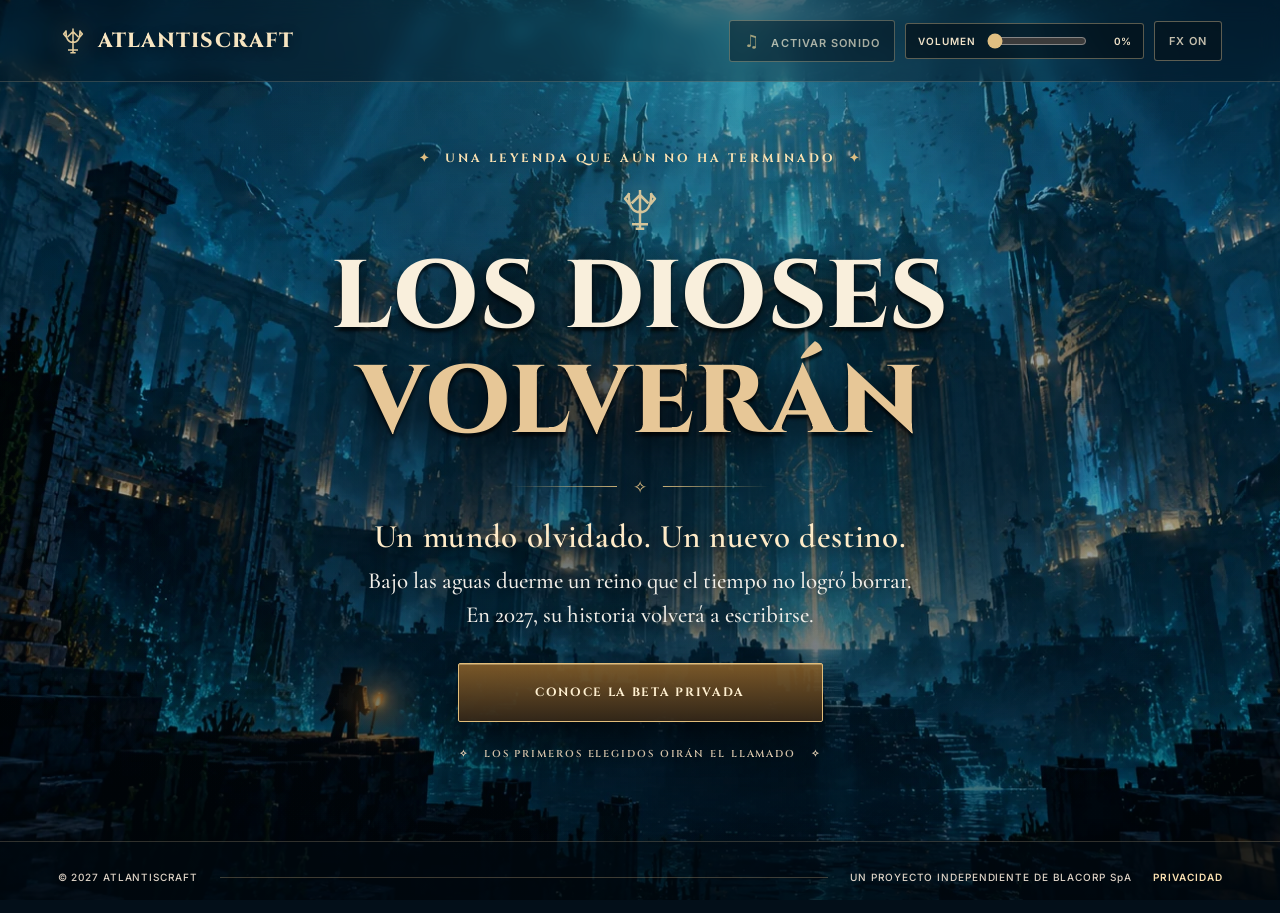
<file: index.html>
<!doctype html>
<html lang="es-CL">
<head>
  <meta charset="UTF-8">
  <meta name="viewport" content="width=device-width, initial-scale=1">
  <meta name="theme-color" content="#05131e">
  <meta name="description" content="AtlantisCraft 2027: Los dioses volverán. Descubre el llamado de la beta privada.">
  <meta name="robots" content="noindex,nofollow">
  <title>AtlantisCraft 2027 | Los dioses volverán</title>

  <link rel="icon" type="image/svg+xml" href="assets/icons/tridente.svg">
  <link rel="preconnect" href="https://fonts.googleapis.com">
  <link rel="preconnect" href="https://fonts.gstatic.com" crossorigin>
  <link href="https://fonts.googleapis.com/css2?family=Cinzel:wght@500;600;700;800&family=Cormorant+Garamond:wght@400;500;600;700&family=Inter:wght@400;500;600;700&display=swap" rel="stylesheet">
  <link rel="stylesheet" href="css/styles.css">

  <script defer src="js/config.js"></script>
  <script defer src="js/audio.js"></script>
  <script defer src="js/ambience.js"></script>
  <script defer src="js/app.js"></script>
</head>
<body>
  <!-- Escena encima del fondo oscuro del body para que la imagen siempre sea visible. -->
  <div class="scene" aria-hidden="true">
    <div class="scene-image" id="scene-image">
      <!-- Brillo colocado sobre la antorcha del personaje; acompaña la imagen. -->
      <div class="torch-effect" aria-hidden="true">
        <span class="torch-halo"></span>
        <span class="torch-flame"></span>
        <span class="torch-spark"></span>
        <span class="torch-spark torch-spark--two"></span>
        <span class="torch-spark torch-spark--three"></span>
      </div>
    </div>
    <div class="scene-overlay"></div>
    <div class="scene-light"></div>
    <div class="particles" id="particles"></div>
  </div>

  <div class="page-shell">
    <header class="topbar">
      <a class="brand" href="index.html" aria-label="AtlantisCraft: ir al inicio">
        <img class="brand-symbol" src="assets/icons/tridente.svg" alt="" width="30" height="30">
        <span>ATLANTISCRAFT</span>
      </a>

      <div class="audio-controls" aria-label="Controles de audio">
        <button id="music-toggle" class="icon-button" type="button" aria-label="Activar sonido ambiental" aria-pressed="false">
          <span class="music-icon" aria-hidden="true">♫</span>
          <span id="music-label">ACTIVAR SONIDO</span>
        </button>
        <div class="volume-control">
          <label for="audio-volume">VOLUMEN</label>
          <input id="audio-volume" type="range" min="0" max="100" step="5" value="60" aria-label="Volumen de la música y los efectos">
          <output class="volume-value" id="volume-label" for="audio-volume">60%</output>
        </div>
        <button id="fx-toggle" class="icon-button icon-button--quiet" type="button" aria-pressed="true" aria-label="Desactivar efectos de interfaz">
          FX <span id="fx-label">ON</span>
        </button>
      </div>
    </header>

    <main class="hero" id="inicio">
      <div class="hero-content">
        <p class="eyebrow"><span aria-hidden="true">✦</span> UNA LEYENDA QUE AÚN NO HA TERMINADO <span aria-hidden="true">✦</span></p>
        <img class="hero-emblem" src="assets/icons/tridente.svg" alt="" width="49" height="49">
        <h1 aria-label="LOS DIOSES VOLVERÁN">
          <span class="hero-title-line">LOS DIOSES</span>
          <span class="hero-title-line hero-title-line--gold">VOLVERÁN</span>
        </h1>
        <div class="hero-divider" aria-hidden="true"><i></i><span>✧</span><i></i></div>
        <p class="hero-lead">Un mundo olvidado. Un nuevo destino.</p>
        <p class="hero-subtitle">Bajo las aguas duerme un reino que el tiempo no logró borrar.<br class="desktop-break"> En 2027, su historia volverá a escribirse.</p>

        <div class="hero-actions">
          <button id="open-beta" class="primary-button" type="button">
            <span class="button-glow" aria-hidden="true"></span>
            <span class="button-content">CONOCE LA BETA PRIVADA</span>
          </button>
        </div>
        <p class="hero-note">✧ &nbsp; LOS PRIMEROS ELEGIDOS OIRÁN EL LLAMADO &nbsp; ✧</p>
      </div>
    </main>

    <footer class="footer">
      <span>© 2027 ATLANTISCRAFT</span>
      <span class="footer-rule" aria-hidden="true"></span>
      <span>UN PROYECTO INDEPENDIENTE DE BLACORP SpA</span>
      <a href="privacidad.html">PRIVACIDAD</a>
    </footer>
  </div>

  <dialog id="beta-modal" aria-labelledby="beta-title" aria-describedby="beta-description">
    <div class="modal-inner">
      <button id="close-beta" class="modal-close" type="button" aria-label="Cerrar ventana">×</button>
      <img class="modal-emblem" src="assets/icons/tridente.svg" alt="" width="42" height="42">
      <p class="modal-kicker">ATLANTISCRAFT · ACCESO ANTICIPADO</p>
      <h2 id="beta-title">El llamado de Atlantis</h2>
      <p id="beta-description" class="modal-description">Los antiguos reinos despiertan. Solicita una invitación a la beta privada y sé parte del comienzo de la leyenda.</p>

      <div id="preview-notice" class="notice" role="status">
        Vista previa: las inscripciones todavía no están habilitadas. Puedes explorar el formulario, pero no se enviarán datos.
      </div>

      <form id="beta-form" novalidate>
        <div class="form-field">
          <label for="minecraft-name">USUARIO DE MINECRAFT JAVA</label>
          <input id="minecraft-name" name="minecraft_username" type="text" required minlength="3" maxlength="16" pattern="[A-Za-z0-9_]{3,16}" autocomplete="off" placeholder="Ejemplo: Atlante2027">
          <small>Entre 3 y 16 caracteres; letras, números y guion bajo.</small>
        </div>

        <div class="form-field">
          <label for="email">CORREO ELECTRÓNICO</label>
          <input id="email" name="email" type="email" required maxlength="254" autocomplete="email" placeholder="tucorreo@ejemplo.com">
        </div>

        <div class="check-row">
          <input id="privacy" name="privacy_accepted" type="checkbox" required>
          <label for="privacy">Confirmo que tengo al menos 14 años y que he leído y acepto la <a href="privacidad.html" target="_blank" rel="noopener noreferrer">política de privacidad</a>. Si soy menor de 18 años, informaré a mi madre, padre o tutor antes de participar en la beta.</label>
        </div>

        <div id="turnstile-container" class="turnstile-container" aria-label="Verificación de seguridad"></div>
        <p id="form-message" class="form-message" role="status" aria-live="polite"></p>
        <button id="submit-beta" class="submit-button" type="submit" disabled>ENVIAR SOLICITUD</button>
      </form>
      <p class="modal-footer">¿Consultas? <a href="mailto:Atlantiscraftcl@gmail.com">Atlantiscraftcl@gmail.com</a></p>
    </div>
  </dialog>

  <audio id="ambient-audio" src="assets/audio/ambient-atlantis.ogg" preload="none" loop></audio>
</body>
</html>
</file>
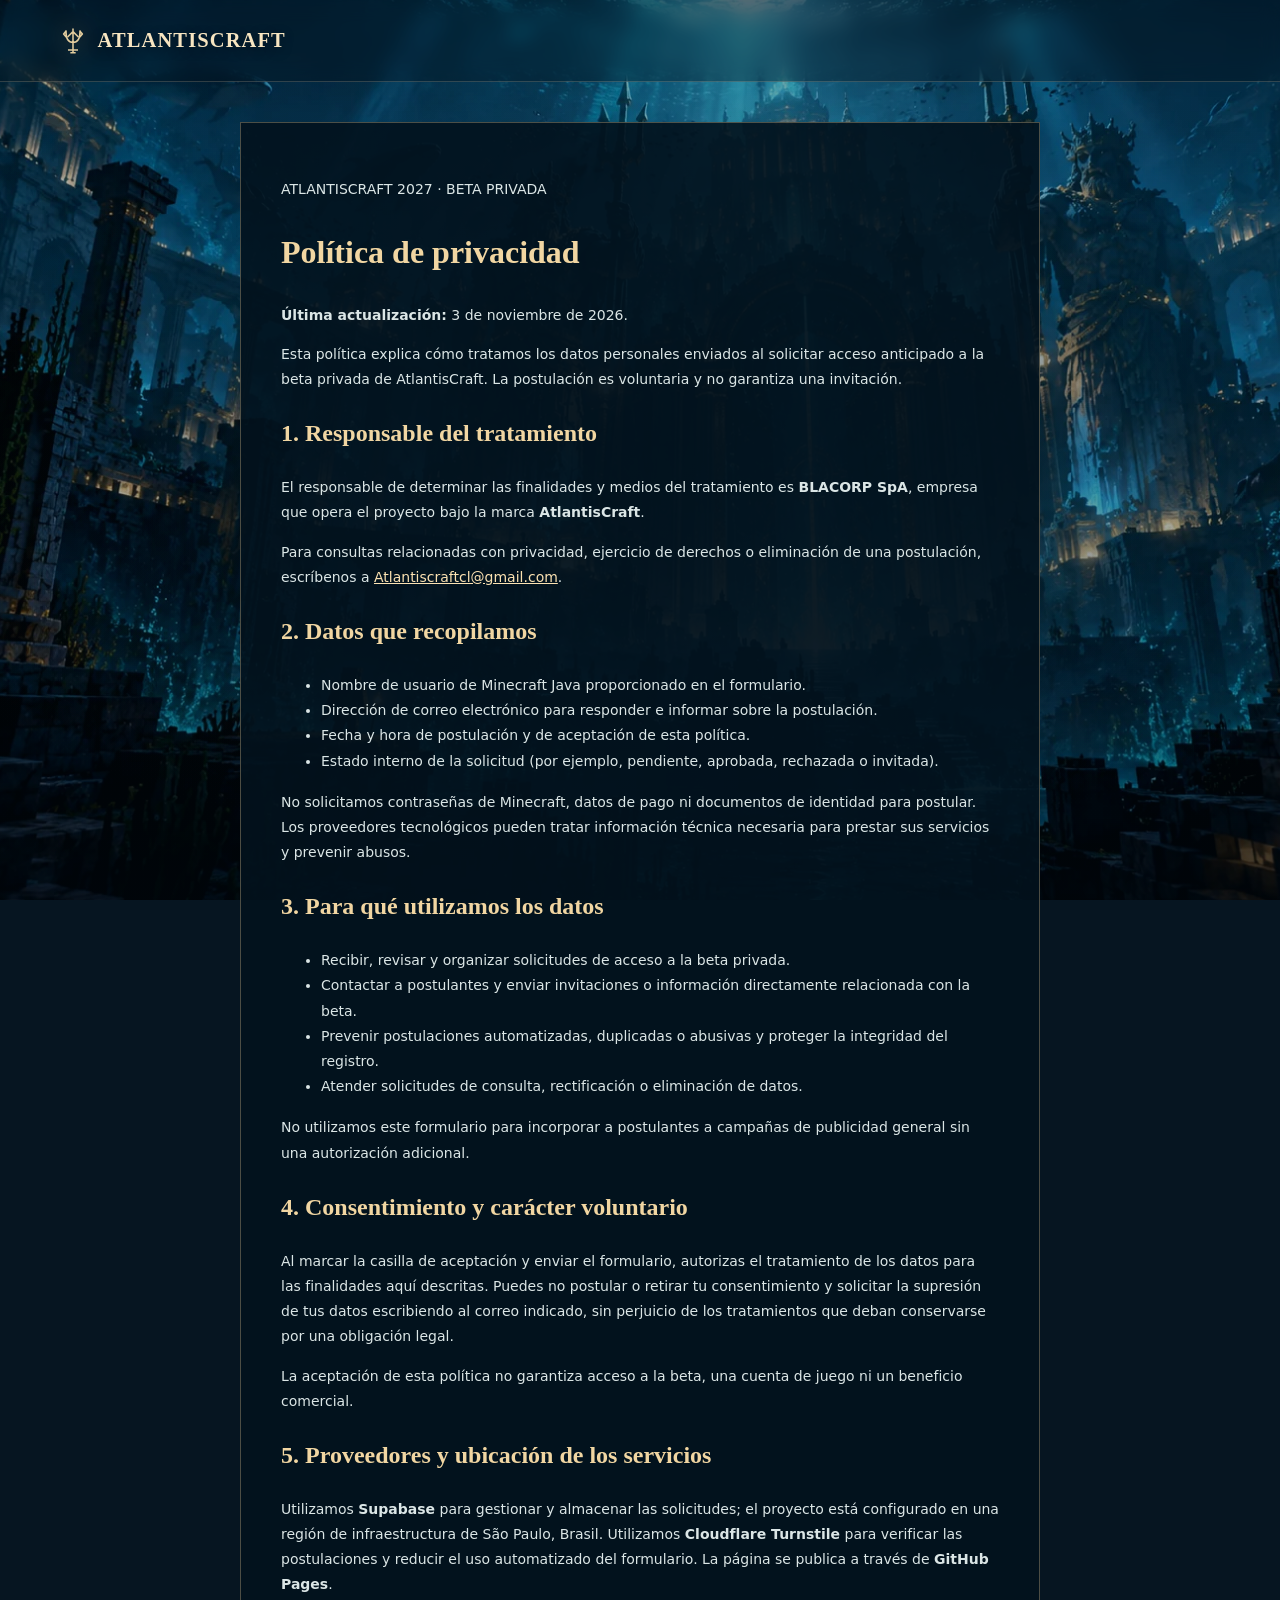
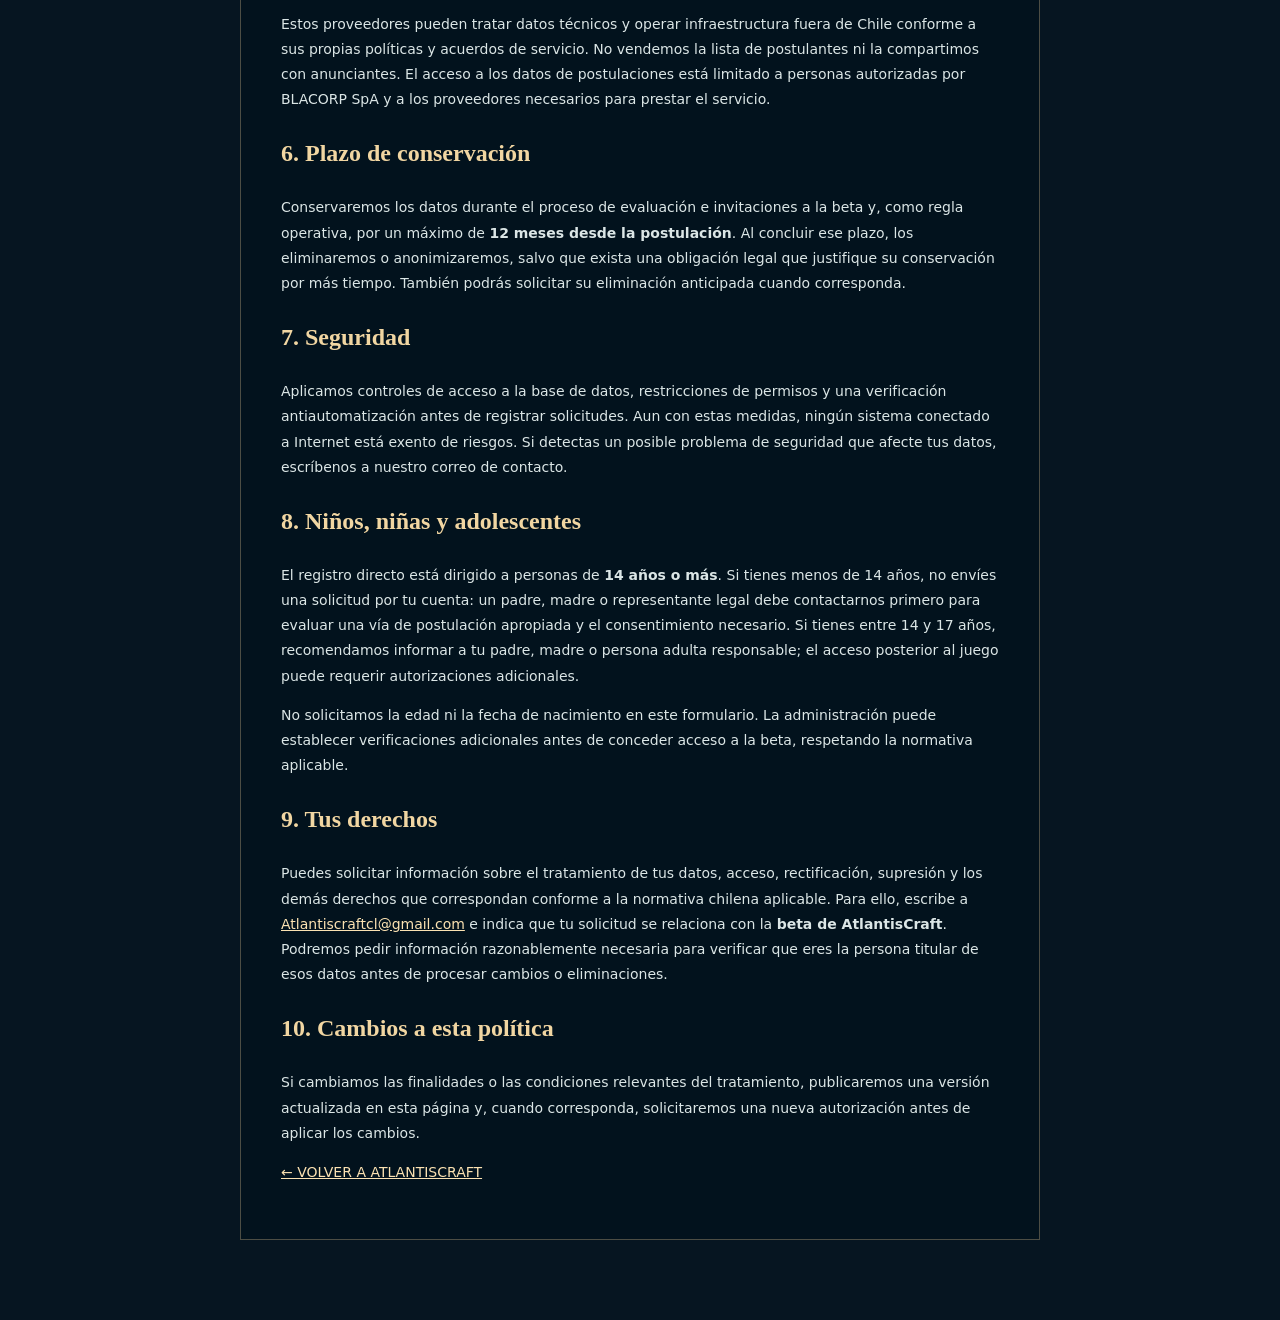
<file: privacidad.html>
<!doctype html>
<html lang="es-CL">
<head>
  <meta charset="UTF-8">
  <meta name="viewport" content="width=device-width, initial-scale=1">
  <meta name="robots" content="noindex,nofollow">
  <meta name="description" content="Política de privacidad para las postulaciones a la beta privada de AtlantisCraft 2027, administrada por BLACORP SpA.">
  <meta name="theme-color" content="#05131e">
  <title>Política de privacidad | AtlantisCraft 2027</title>
  <link rel="icon" type="image/svg+xml" href="assets/icons/tridente.svg">
  <link rel="stylesheet" href="css/styles.css">
</head>
<body>
  <div class="scene" aria-hidden="true">
    <div class="scene-image"></div>
    <div class="scene-overlay"></div>
  </div>
  <header class="topbar" style="position:relative;z-index:1">
    <a class="brand" href="index.html" aria-label="AtlantisCraft: volver al inicio">
      <img class="brand-symbol" src="assets/icons/tridente.svg" width="30" height="30" alt="">
      <span>ATLANTISCRAFT</span>
    </a>
  </header>
  <main class="privacy-page">
    <p>ATLANTISCRAFT 2027 · BETA PRIVADA</p>
    <h1>Política de privacidad</h1>
    <p><strong>Última actualización:</strong> 3 de noviembre de 2026.</p>
    <p>Esta política explica cómo tratamos los datos personales enviados al solicitar acceso anticipado a la beta privada de AtlantisCraft. La postulación es voluntaria y no garantiza una invitación.</p>

    <h2>1. Responsable del tratamiento</h2>
    <p>El responsable de determinar las finalidades y medios del tratamiento es <strong>BLACORP SpA</strong>, empresa que opera el proyecto bajo la marca <strong>AtlantisCraft</strong>.</p>
    <p>Para consultas relacionadas con privacidad, ejercicio de derechos o eliminación de una postulación, escríbenos a <a href="mailto:Atlantiscraftcl@gmail.com">Atlantiscraftcl@gmail.com</a>.</p>

    <h2>2. Datos que recopilamos</h2>
    <ul>
      <li>Nombre de usuario de Minecraft Java proporcionado en el formulario.</li>
      <li>Dirección de correo electrónico para responder e informar sobre la postulación.</li>
      <li>Fecha y hora de postulación y de aceptación de esta política.</li>
      <li>Estado interno de la solicitud (por ejemplo, pendiente, aprobada, rechazada o invitada).</li>
    </ul>
    <p>No solicitamos contraseñas de Minecraft, datos de pago ni documentos de identidad para postular. Los proveedores tecnológicos pueden tratar información técnica necesaria para prestar sus servicios y prevenir abusos.</p>

    <h2>3. Para qué utilizamos los datos</h2>
    <ul>
      <li>Recibir, revisar y organizar solicitudes de acceso a la beta privada.</li>
      <li>Contactar a postulantes y enviar invitaciones o información directamente relacionada con la beta.</li>
      <li>Prevenir postulaciones automatizadas, duplicadas o abusivas y proteger la integridad del registro.</li>
      <li>Atender solicitudes de consulta, rectificación o eliminación de datos.</li>
    </ul>
    <p>No utilizamos este formulario para incorporar a postulantes a campañas de publicidad general sin una autorización adicional.</p>

    <h2>4. Consentimiento y carácter voluntario</h2>
    <p>Al marcar la casilla de aceptación y enviar el formulario, autorizas el tratamiento de los datos para las finalidades aquí descritas. Puedes no postular o retirar tu consentimiento y solicitar la supresión de tus datos escribiendo al correo indicado, sin perjuicio de los tratamientos que deban conservarse por una obligación legal.</p>
    <p>La aceptación de esta política no garantiza acceso a la beta, una cuenta de juego ni un beneficio comercial.</p>

    <h2>5. Proveedores y ubicación de los servicios</h2>
    <p>Utilizamos <strong>Supabase</strong> para gestionar y almacenar las solicitudes; el proyecto está configurado en una región de infraestructura de São Paulo, Brasil. Utilizamos <strong>Cloudflare Turnstile</strong> para verificar las postulaciones y reducir el uso automatizado del formulario. La página se publica a través de <strong>GitHub Pages</strong>.</p>
    <p>Estos proveedores pueden tratar datos técnicos y operar infraestructura fuera de Chile conforme a sus propias políticas y acuerdos de servicio. No vendemos la lista de postulantes ni la compartimos con anunciantes. El acceso a los datos de postulaciones está limitado a personas autorizadas por BLACORP SpA y a los proveedores necesarios para prestar el servicio.</p>

    <h2>6. Plazo de conservación</h2>
    <p>Conservaremos los datos durante el proceso de evaluación e invitaciones a la beta y, como regla operativa, por un máximo de <strong>12 meses desde la postulación</strong>. Al concluir ese plazo, los eliminaremos o anonimizaremos, salvo que exista una obligación legal que justifique su conservación por más tiempo. También podrás solicitar su eliminación anticipada cuando corresponda.</p>

    <h2>7. Seguridad</h2>
    <p>Aplicamos controles de acceso a la base de datos, restricciones de permisos y una verificación antiautomatización antes de registrar solicitudes. Aun con estas medidas, ningún sistema conectado a Internet está exento de riesgos. Si detectas un posible problema de seguridad que afecte tus datos, escríbenos a nuestro correo de contacto.</p>

    <h2>8. Niños, niñas y adolescentes</h2>
    <p>El registro directo está dirigido a personas de <strong>14 años o más</strong>. Si tienes menos de 14 años, no envíes una solicitud por tu cuenta: un padre, madre o representante legal debe contactarnos primero para evaluar una vía de postulación apropiada y el consentimiento necesario. Si tienes entre 14 y 17 años, recomendamos informar a tu padre, madre o persona adulta responsable; el acceso posterior al juego puede requerir autorizaciones adicionales.</p>
    <p>No solicitamos la edad ni la fecha de nacimiento en este formulario. La administración puede establecer verificaciones adicionales antes de conceder acceso a la beta, respetando la normativa aplicable.</p>

    <h2>9. Tus derechos</h2>
    <p>Puedes solicitar información sobre el tratamiento de tus datos, acceso, rectificación, supresión y los demás derechos que correspondan conforme a la normativa chilena aplicable. Para ello, escribe a <a href="mailto:Atlantiscraftcl@gmail.com">Atlantiscraftcl@gmail.com</a> e indica que tu solicitud se relaciona con la <strong>beta de AtlantisCraft</strong>. Podremos pedir información razonablemente necesaria para verificar que eres la persona titular de esos datos antes de procesar cambios o eliminaciones.</p>

    <h2>10. Cambios a esta política</h2>
    <p>Si cambiamos las finalidades o las condiciones relevantes del tratamiento, publicaremos una versión actualizada en esta página y, cuando corresponda, solicitaremos una nueva autorización antes de aplicar los cambios.</p>

    <p><a href="index.html">← VOLVER A ATLANTISCRAFT</a></p>
  </main>
</body>
</html>
</file>
<file: css/styles.css>
/* ================================================================
   ATLANTISCRAFT — BETA V9
   Secciones: base / escena / navegación / héroe / modal / responsive
   ================================================================ */

:root {
  color-scheme: dark;
  --ink: #f6f1e7;
  --muted: #d0dce1;
  --gold: #e0bf82;
  --gold-light: #fbe2b2;
  --gold-dark: #826139;
  --panel: #091c28;
  --line: rgba(232, 202, 150, 0.32);
  --heading-font: "Cinzel", Georgia, serif;
  --display-font: "Cormorant Garamond", Georgia, serif;
  --ui-font: "Inter", system-ui, sans-serif;
}

*,
*::before,
*::after {
  box-sizing: border-box;
}

html {
  scroll-behavior: smooth;
}

body {
  min-height: 100vh;
  margin: 0;
  color: var(--ink);
  background: #061521;
  font-family: var(--ui-font);
  overflow-x: hidden;
}

button,
input {
  font: inherit;
}

button {
  cursor: pointer;
}

button,
a {
  -webkit-tap-highlight-color: transparent;
}

button:focus-visible,
a:focus-visible,
input:focus-visible {
  outline: 2px solid var(--gold-light);
  outline-offset: 4px;
}

a {
  color: var(--gold-light);
}

a:hover {
  color: white;
}

/* ESCENA: z-index positivo, delante del background del body. */
.scene {
  position: fixed;
  inset: 0;
  z-index: 0;
  overflow: hidden;
  pointer-events: none;
  background: #061521;
}

.scene-image,
.scene-overlay,
.scene-light,
.particles {
  position: absolute;
  inset: 0;
}

/* El tamaño replica un background-size: cover de la imagen original 1672 x 941.
   El brillo de la antorcha comparte coordenadas con la ilustración y nunca se desfasa
   cuando el navegador cambia de tamaño. */
.scene-image {
  inset: auto;
  left: 50%;
  top: 50%;
  width: max(100vw, 177.68vh);
  height: max(100vh, 56.28vw);
  width: max(100vw, 177.68svh);
  height: max(100svh, 56.28vw);
  background-image: url("../assets/img/atlantis-abyss.webp");
  background-position: center;
  background-repeat: no-repeat;
  background-size: 100% 100%;
  transform: translate3d(calc(-50% + var(--parallax-x, 0px)), calc(-50% + var(--parallax-y, 0px)), 0) scale(1.035);
  animation: abyss-drift 30s ease-in-out infinite alternate;
  will-change: transform;
}

.scene-overlay {
  background:
    radial-gradient(ellipse 68% 48% at 50% 48%, rgba(2, 15, 25, 0.59), rgba(3, 15, 25, 0.18) 65%, transparent 100%),
    linear-gradient(180deg, rgba(0, 9, 17, 0.36) 0%, rgba(0, 12, 20, 0.13) 28%, rgba(1, 12, 20, 0.19) 57%, rgba(0, 7, 14, 0.67) 100%);
}

.scene-light {
  background: radial-gradient(ellipse 45% 50% at 50% -7%, rgba(82, 207, 224, 0.19), transparent 100%);
  mix-blend-mode: screen;
  animation: light-breath 9s ease-in-out infinite alternate;
}

.particles {
  overflow: hidden;
}

.particle {
  position: absolute;
  bottom: -24px;
  width: var(--size, 5px);
  height: var(--size, 5px);
  border: 1px solid rgba(191, 234, 239, 0.3);
  border-radius: 50%;
  background: rgba(146, 226, 237, 0.14);
  box-shadow: 0 0 10px rgba(113, 214, 237, 0.25);
  opacity: 0;
  animation: rise var(--duration, 16s) linear var(--delay, 0s) infinite;
}

@keyframes rise {
  0% { transform: translate3d(0, 0, 0) scale(0.6); opacity: 0; }
  12% { opacity: 0.48; }
  85% { opacity: 0.26; }
  100% { transform: translate3d(var(--drift, 24px), -110vh, 0) scale(1.25); opacity: 0; }
}

@keyframes abyss-drift {
  0% {
    transform: translate3d(calc(-50% + var(--parallax-x, 0px)), calc(-50% + var(--parallax-y, 0px)), 0) scale(1.035);
  }
  100% {
    transform: translate3d(calc(-50% + var(--parallax-x, 0px)), calc(-50% + var(--parallax-y, 0px)), 0) scale(1.065);
  }
}

@keyframes light-breath {
  from { opacity: 0.45; }
  to { opacity: 0.88; }
}

/* ANTORCHA DEL EXPLORADOR, ubicada sobre la antorcha REAL del arte.
   Coordenada del archivo 1672x941: aprox. (571, 728), junto al fuego real.
   Todo queda dentro de .scene-image para acompañar su movimiento. */
.torch-effect {
  position: absolute;
  left: 34.15%;
  top: 77.36%;
  width: 1px;
  height: 1px;
  pointer-events: none;
  z-index: 2;
  filter: drop-shadow(0 0 3px rgba(255, 176, 66, 0.8));
}

.torch-halo {
  position: absolute;
  left: 0;
  top: 0;
  width: 92px;
  height: 92px;
  border-radius: 50%;
  background: radial-gradient(circle, rgba(255, 213, 104, 0.32) 0%, rgba(255, 150, 38, 0.17) 19%, rgba(250, 135, 30, 0.045) 47%, transparent 72%);
  transform: translate(-50%, -50%);
  mix-blend-mode: screen;
  filter: blur(5px);
  animation: torch-breath 2s ease-in-out infinite alternate;
}

.torch-flame {
  position: absolute;
  left: 0;
  top: 0;
  width: 7px;
  height: 12px;
  border-radius: 70% 10% 65% 35%;
  background: radial-gradient(ellipse at 46% 77%, #fffad2 0%, #ffe49a 30%, #fba23c 62%, rgba(239, 107, 22, 0.5) 100%);
  box-shadow: 0 0 6px 1px rgba(255, 192, 89, 0.53), 0 0 16px rgba(253, 144, 40, 0.22);
  transform: translate(-50%, -90%) rotate(12deg);
  transform-origin: 50% 92%;
  animation: torch-flicker 0.9s ease-in-out infinite alternate;
}

.torch-spark {
  position: absolute;
  left: 0;
  top: 0;
  width: 3px;
  height: 3px;
  border-radius: 50%;
  background: rgba(255, 211, 130, 0.92);
  box-shadow: 0 0 8px 2px rgba(255, 175, 81, 0.46);
  opacity: 0;
  animation: torch-spark 2.6s ease-out infinite;
}

.torch-spark--two { animation-delay: 0.8s; }
.torch-spark--three { animation-delay: 1.6s; }

@keyframes torch-breath {
  from { opacity: 0.58; transform: translate(-50%, -50%) scale(0.82); }
  to { opacity: 0.97; transform: translate(-50%, -50%) scale(1.20); }
}

@keyframes torch-flicker {
  0% { transform: translate(-50%, -88%) rotate(-12deg) scale(0.85, 1.08); opacity: 0.86; }
  50% { transform: translate(-44%, -99%) rotate(11deg) scale(0.96, 1.28); opacity: 1; }
  100% { transform: translate(-54%, -90%) rotate(-5deg) scale(1.02, 0.93); opacity: 0.88; }
}

@keyframes torch-spark {
  0% { transform: translate(0, -7px) scale(0.3); opacity: 0; }
  16% { opacity: 0.95; }
  100% { transform: translate(-12px, -73px) scale(0.4); opacity: 0; }
}

/* NAVEGACIÓN Y ESTRUCTURA */
.page-shell {
  position: relative;
  z-index: 1;
  min-height: 100vh;
  min-height: 100svh;
  display: flex;
  flex-direction: column;
}

.topbar {
  min-height: 82px;
  padding: 16px clamp(20px, 4.5vw, 72px);
  display: flex;
  justify-content: space-between;
  align-items: center;
  gap: 20px;
  border-bottom: 1px solid rgba(243, 224, 183, 0.19);
  background: rgba(3, 14, 22, 0.34);
  backdrop-filter: blur(10px);
}

.brand {
  display: inline-flex;
  align-items: center;
  gap: 10px;
  color: #f7e5c1;
  text-decoration: none;
  font-family: "Cinzel", Georgia, serif;
  font-weight: 800;
  font-size: clamp(15px, 1.6vw, 22px);
  letter-spacing: 0.055em;
  text-shadow: 0 3px 12px rgba(0, 0, 0, 0.4);
}

.brand-symbol,
.hero-emblem,
.modal-emblem {
  object-fit: contain;
  filter: drop-shadow(0 0 12px rgba(236, 189, 117, 0.35));
}

.controls {
  display: flex;
  align-items: center;
  gap: 10px;
}

.icon-button {
  min-height: 40px;
  padding: 10px 14px;
  border: 1px solid rgba(235, 205, 153, 0.48);
  border-radius: 3px;
  background: rgba(3, 15, 23, 0.67);
  color: #f1e3c9;
  font: 600 11px var(--ui-font);
  letter-spacing: 0.1em;
  transition: background 180ms ease, border-color 180ms ease;
}

.icon-button:hover {
  border-color: var(--gold-light);
  background: rgba(16, 53, 65, 0.85);
}

.icon-button--quiet {
  opacity: 0.82;
}

.icon-button[aria-pressed="false"] {
  opacity: 0.68;
}

.music-icon {
  color: var(--gold);
  margin-right: 7px;
  font-size: 17px;
}

/* PORTADA / HERO */
.hero {
  display: grid;
  flex: 1;
  place-items: center;
  width: 100%;
  padding: 48px 18px 72px;
  text-align: center;
}

.hero-content {
  position: relative;
  width: min(100%, 1100px);
  padding: 8px 0;
  text-shadow: 0 3px 18px rgba(0, 4, 9, 0.85);
}

.eyebrow,
.modal-kicker {
  color: var(--gold-light);
  font-family: "Cinzel", Georgia, serif;
  font-weight: 700;
  font-size: clamp(10px, 1vw, 12px);
  letter-spacing: 0.25em;
}

.eyebrow span {
  padding: 0 7px;
  color: var(--gold);
}

.hero-emblem {
  width: 48px;
  height: 48px;
  display: block;
  margin: 20px auto 14px;
  opacity: 0.93;
}

/* Volvemos a la tipografía CLARA de la primera Beta: Cinzel, NO Decorative.
   Líneas separadas para evitar que parezca una palabra pegada. */
.hero h1 {
  display: flex;
  flex-direction: column;
  align-items: center;
  gap: 3px;
  margin: 0;
  color: #f9efdc;
  font-family: var(--heading-font);
  font-size: clamp(47px, 7.5vw, 106px);
  font-weight: 800;
  line-height: 1.06;
  letter-spacing: 0.008em;
  text-transform: uppercase;
  text-shadow: 0 4px 3px rgba(0,0,0,0.7), 0 10px 32px rgba(0, 5, 10, 0.95);
}

.hero h1 .hero-title-line {
  display: block;
  white-space: nowrap;
}

.hero h1 .hero-title-line--gold {
  color: #e7c797;
}

.hero-divider {
  display: flex;
  align-items: center;
  justify-content: center;
  gap: 16px;
  max-width: 260px;
  margin: 22px auto 19px;
  color: var(--gold);
  font-size: 17px;
}

.hero-divider i {
  flex: 1;
  height: 1px;
  background: linear-gradient(to right, transparent, rgba(231, 198, 131, 0.85));
}

.hero-divider i:last-child {
  transform: rotate(180deg);
}

.hero-lead {
  margin: 0 0 7px;
  color: #ffebc8;
  font: 600 clamp(23px, 2.8vw, 33px)/1.25 var(--display-font);
  letter-spacing: 0.02em;
}

.hero-subtitle {
  max-width: 750px;
  margin: 0 auto;
  color: #f1eee8;
  font: 500 clamp(19px, 1.8vw, 23px)/1.48 var(--display-font);
  text-wrap: balance;
}

.hero-actions {
  margin-top: 31px;
}

/* Inspirado en el botón anterior: bronce oscuro, borde dorado y texto claro. */
.primary-button,
.submit-button {
  position: relative;
  min-height: 59px;
  overflow: hidden;
  border: 1px solid #e2bd7a;
  border-radius: 2px;
  background: linear-gradient(180deg, rgba(135, 95, 41, 0.9), rgba(52, 39, 24, 0.95));
  box-shadow: inset 0 1px 0 rgba(255, 234, 185, 0.34), 0 12px 33px rgba(0, 0, 0, 0.55);
  color: #fff0d1;
  font: 700 12px "Cinzel", Georgia, serif;
  letter-spacing: 0.14em;
  transition: transform 220ms ease, background 220ms ease, box-shadow 220ms ease;
}

.primary-button {
  width: min(100%, 365px);
  padding: 17px 30px;
}

.button-content {
  position: relative;
  z-index: 1;
}

.primary-button:hover,
.submit-button:hover:not(:disabled) {
  transform: translateY(-2px);
  background: linear-gradient(180deg, rgba(178, 137, 70, 0.95), rgba(68, 47, 24, 0.97));
  box-shadow: inset 0 1px 0 rgba(255, 234, 185, 0.55), 0 15px 40px rgba(0, 0, 0, 0.6), 0 0 26px rgba(213, 169, 90, 0.23);
}

.button-glow {
  position: absolute;
  inset: 0 auto 0 -40%;
  width: 30%;
  transform: skewX(-24deg);
  background: linear-gradient(90deg, transparent, rgba(255, 246, 216, 0.19), transparent);
  transition: left 750ms ease;
}

.primary-button:hover .button-glow {
  left: 135%;
}

.hero-note {
  margin: 25px 0 0;
  color: #e4d1b6;
  font: 600 10px "Cinzel", Georgia, serif;
  letter-spacing: 0.19em;
}

/* FOOTER */
.footer {
  min-height: 72px;
  padding: 17px clamp(20px, 4.5vw, 72px);
  display: flex;
  align-items: center;
  gap: 22px;
  border-top: 1px solid rgba(241, 214, 169, 0.2);
  background: rgba(1, 10, 18, 0.5);
  color: #ded4c7;
  font: 500 10px var(--ui-font);
  letter-spacing: 0.09em;
}

.footer a {
  text-decoration: none;
  font-weight: 600;
}

.footer-rule {
  flex: 1;
  height: 1px;
  background: rgba(237, 203, 152, 0.26);
}

/* VENTANA DE POSTULACIÓN */
dialog {
  width: min(520px, calc(100vw - 26px));
  max-height: min(90vh, 780px);
  overflow-y: auto;
  padding: 0;
  border: 1px solid rgba(232, 200, 140, 0.75);
  border-radius: 5px;
  color: var(--ink);
  background: linear-gradient(150deg, #10313c, #061b27 76%);
  box-shadow: 0 30px 100px rgba(0, 0, 0, 0.78);
}

dialog::backdrop {
  background: rgba(0, 5, 11, 0.77);
  backdrop-filter: blur(7px);
}

.modal-inner {
  position: relative;
  padding: clamp(24px, 4vw, 39px);
  text-align: center;
}

.modal-emblem {
  margin: 4px auto 7px;
}

.modal-close {
  position: absolute;
  right: 16px;
  top: 8px;
  border: none;
  background: transparent;
  color: var(--gold-light);
  font-size: 31px;
}

.modal-inner h2 {
  margin: 13px 0 10px;
  color: #f5e1b9;
  font: 600 clamp(33px, 4.2vw, 43px)/1.1 var(--display-font);
}

.modal-description {
  color: #d7e3e3;
  font: 500 18px/1.45 var(--display-font);
}

.notice {
  margin: 19px 0;
  padding: 12px 14px;
  border: 1px solid rgba(230, 193, 117, 0.4);
  border-radius: 3px;
  background: rgba(151, 110, 46, 0.12);
  color: #ead8b2;
  font: 12px/1.6 var(--ui-font);
  text-align: left;
}

.form-field {
  display: flex;
  flex-direction: column;
  gap: 8px;
  margin-top: 16px;
  text-align: left;
}

.form-field label {
  color: #e9d4b0;
  font: 700 11px var(--ui-font);
  letter-spacing: 0.09em;
}

.form-field input {
  width: 100%;
  min-height: 46px;
  padding: 10px 13px;
  border: 1px solid rgba(173, 204, 208, 0.4);
  border-radius: 3px;
  background: rgba(0, 8, 15, 0.5);
  color: white;
}

.form-field input::placeholder {
  color: #9aaeb5;
}

.form-field small {
  color: #c2cbd1;
  font-size: 11px;
}

.check-row {
  display: flex;
  align-items: flex-start;
  gap: 11px;
  margin-top: 20px;
  color: #e0e3e0;
  font: 12px/1.6 var(--ui-font);
  text-align: left;
}

.check-row input {
  width: 16px;
  height: 16px;
  margin-top: 3px;
  flex-shrink: 0;
  accent-color: #d2ae6c;
}

.turnstile-container {
  margin: 19px 0 10px;
}

.form-message {
  min-height: 18px;
  margin: 11px 0;
  font-size: 12px;
  line-height: 1.6;
}

.form-message[data-state="error"] {
  color: #ffb7a7;
}

.form-message[data-state="success"] {
  color: #a6efcd;
}

.submit-button {
  width: 100%;
  min-height: 50px;
  margin-top: 4px;
}

.submit-button:disabled {
  opacity: 0.46;
  cursor: not-allowed;
  transform: none;
  box-shadow: none;
}

.modal-footer {
  margin: 22px 0 0;
  color: #bfcbd0;
  font-size: 11px;
}

/* POLÍTICA DE PRIVACIDAD (BORRADOR) */
.privacy-page {
  position: relative;
  z-index: 1;
  width: min(800px, calc(100% - 34px));
  margin: 40px auto 80px;
  padding: clamp(22px, 4vw, 40px);
  border: 1px solid var(--line);
  background: rgba(3, 18, 29, 0.9);
  color: #dbe6e6;
  line-height: 1.8;
}

.privacy-page h1,
.privacy-page h2 {
  color: #f1d6a2;
  font-family: "Cinzel", Georgia, serif;
}

.privacy-page p,
.privacy-page li {
  font-size: 14px;
}

.privacy-page .draft-note {
  padding: 10px;
  background: rgba(149, 106, 53, 0.25);
  color: #ffe3ab;
}

/* RESPONSIVE */
@media (max-width: 760px) {
  .topbar { padding: 15px 19px; min-height: 73px; }
  .brand { font-size: 15px; letter-spacing: 0.02em; }
  .brand-symbol { width: 24px; height: 24px; }
  .controls { gap: 7px; }
  .icon-button { min-height: 35px; padding: 7px 9px; font-size: 10px; }
  .hero { padding: 55px 18px; }
  .hero h1 { font-size: clamp(39px, 8.8vw, 70px); letter-spacing: -0.01em; }
  .eyebrow { letter-spacing: 0.1em; line-height: 1.7; }
  .hero-subtitle { max-width: 520px; }
  .desktop-break { display: none; }
  .footer { flex-wrap: wrap; justify-content: center; gap: 10px 20px; text-align: center; }
  .footer-rule { display: none; }
}

@media (max-width: 420px) {
  .hero h1 { font-size: clamp(31px, 9.4vw, 45px); letter-spacing: -0.02em; }
  .hero-lead { font-size: 22px; }
  .hero-subtitle { font-size: 19px; }
  .hero-note { line-height: 1.8; }
  .brand { font-size: 13px; }
}

@media (prefers-reduced-motion: reduce) {
  *, *::before, *::after { animation: none !important; transition: none !important; }
  .scene-image { will-change: auto; }
  .torch-halo { opacity: 0.75; }
  .torch-flame { transform: translate(-50%, -90%); }
  .torch-spark { display: none; }
}


/* ================================================================
   V9 — CONTROLES DE AUDIO (recuperamos botón + deslizador)
   ================================================================ */
.audio-controls {
  display: flex;
  align-items: center;
  flex-wrap: wrap;
  justify-content: flex-end;
  gap: 10px;
}

.audio-controls .icon-button {
  white-space: nowrap;
  padding: 10px 14px;
}

.volume-control {
  display: inline-flex;
  align-items: center;
  gap: 9px;
  padding: 7px 12px;
  border: 1px solid rgba(235, 205, 153, 0.38);
  border-radius: 3px;
  background: rgba(3, 15, 23, 0.67);
  color: #f1e3c9;
}

.volume-control label {
  font: 600 10px var(--ui-font);
  letter-spacing: .1em;
}

.volume-control input[type="range"] {
  width: 100px;
  accent-color: var(--gold);
  cursor: pointer;
}

.volume-value {
  min-width: 33px;
  text-align: right;
  font: 600 10px var(--ui-font);
}

/* ================================================================
   V9 — LUZ DESLIZANTE: visible incluso sin hover
   ================================================================ */
.primary-button {
  isolation: isolate;
  transition: transform 220ms ease, background 220ms ease, box-shadow 220ms ease;
}

.button-glow {
  position: absolute;
  z-index: 0;
  inset: -40% auto -40% -60%;
  width: 34%;
  height: 180%;
  transform: skewX(-22deg);
  background: linear-gradient(
    90deg,
    transparent 0%,
    rgba(255, 246, 220, 0.10) 14%,
    rgba(255, 247, 213, 0.65) 48%,
    rgba(255, 255, 236, 0.43) 58%,
    transparent 100%
  );
  filter: blur(3px);
  pointer-events: none;
  animation: atlantis-button-sweep 5s ease-in-out infinite;
}

.primary-button:hover .button-glow {
  animation-duration: 2.2s;
}

@keyframes atlantis-button-sweep {
  0%, 13% { left: -60%; opacity: 0; }
  17% { opacity: 0.92; }
  40% { left: 145%; opacity: 0.92; }
  46%, 100% { left: 145%; opacity: 0; }
}

@media (max-width: 780px) {
  .topbar { flex-wrap: wrap; gap: 10px 12px; }
  .audio-controls { gap: 6px; }
  .volume-control { padding: 6px 9px; }
  .volume-control input[type="range"] { width: 70px; }
  .audio-controls .icon-button { font-size: 9px; min-height: 38px; }
}

@media (max-width: 520px) {
  .topbar { justify-content: center; }
  .brand { width: 100%; justify-content: center; }
  .audio-controls { justify-content: center; }
  .volume-control label { display: none; }
  .volume-control input[type="range"] { width: 55px; }
  .audio-controls .icon-button { padding: 8px 7px; font-size: 9px; }
  .volume-control { gap: 5px; }
}

@media (prefers-reduced-motion: reduce) {
  .button-glow { animation: none !important; left: -65%; opacity: 0; }
}
</file>
